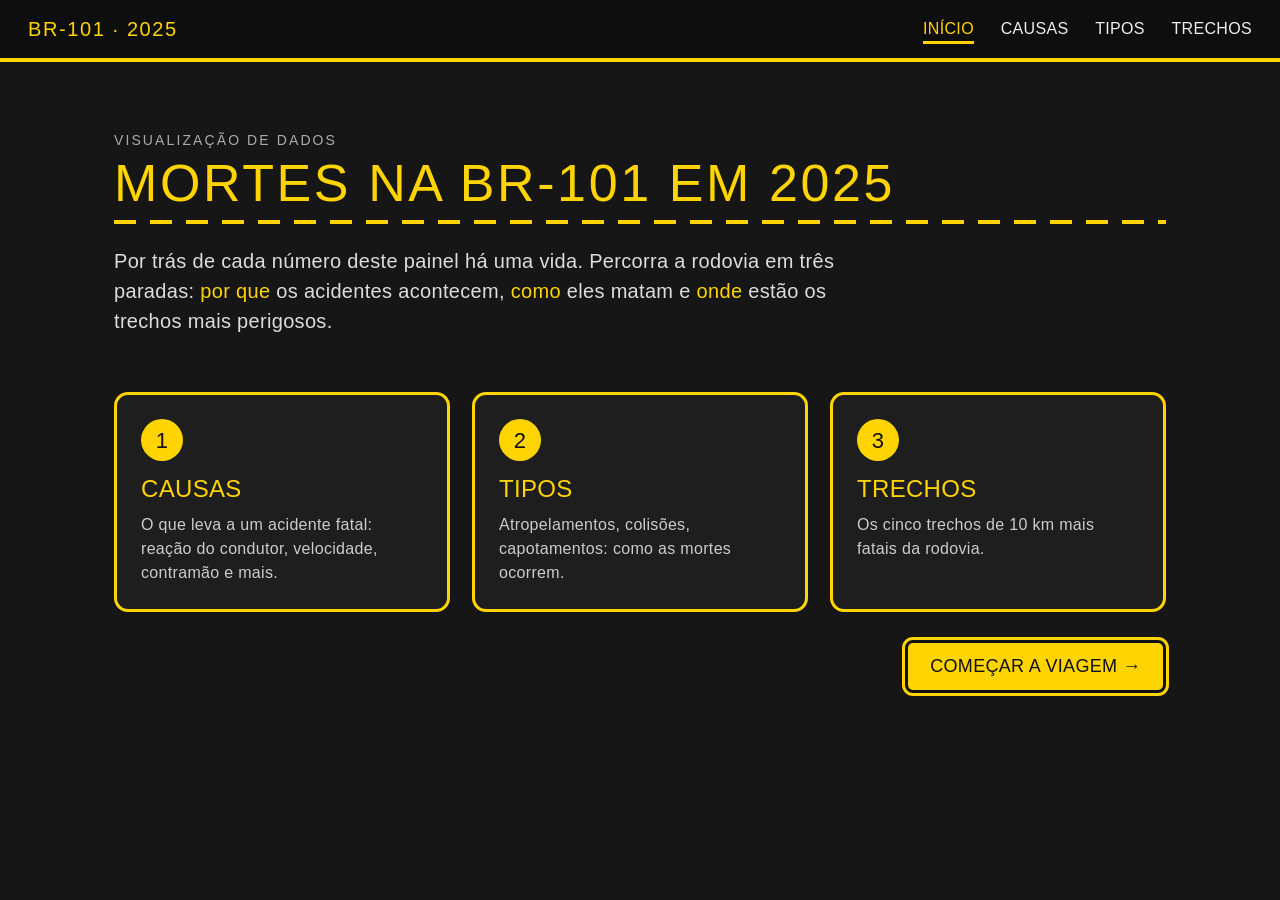
<file: index.html>
<!doctype html>
<html lang="pt-BR">
  <head>
    <meta charset="UTF-8" />
    <meta name="viewport" content="width=device-width, initial-scale=1" />
    <title>BR-101 em 2025 · Mortes no trânsito</title>
    <link href="style.css" rel="stylesheet" />
  </head>
  <body>
    <header class="topo">
      <a class="marca" href="index.html">BR-101 · 2025</a>
      <nav>
        <a href="index.html" class="ativo">Início</a>
        <a href="./Mortos por causa de acidente na BR-101 em 2025/causas.html">Causas</a>
        <a href="./Mortos por tipo de acidente na BR-101 em 2025/tipos.html">Tipos</a>
        <a href="./5 Trechos mais Fatais na BR-101 em 2025/trechos.html">Trechos</a>
      </nav>
    </header>
    <main class="pagina">
      <section class="hero">
        <div class="etapa">Visualização de dados</div>
        <h1>Mortes na BR-101 em 2025</h1>
        <div class="faixa"></div>
        <p class="historia">
          Por trás de cada número deste painel há uma vida. Percorra a rodovia
          em três paradas: <strong>por que</strong> os acidentes acontecem,
          <strong>como</strong> eles matam e <strong>onde</strong> estão os
          trechos mais perigosos.
        </p>
      </section>
      <div class="cards">
        <a class="card" href="./Mortos por causa de acidente na BR-101 em 2025/causas.html"
          ><span class="num">1</span>
          <h2>Causas</h2>
          <p>
            O que leva a um acidente fatal: reação do condutor, velocidade,
            contramão e mais.
          </p></a
        >
        <a class="card" href="./Mortos por tipo de acidente na BR-101 em 2025/tipos.html"
          ><span class="num">2</span>
          <h2>Tipos</h2>
          <p>
            Atropelamentos, colisões, capotamentos: como as mortes ocorrem.
          </p></a
        >
        <a class="card" href="./5 Trechos mais Fatais na BR-101 em 2025/trechos.html"
          ><span class="num">3</span>
          <h2>Trechos</h2>
          <p>Os cinco trechos de 10 km mais fatais da rodovia.</p></a
        >
      </div>
      <div class="passos">
        <span></span><a class="btn" href="./Mortos por causa de acidente na BR-101 em 2025/causas.html">Começar a viagem →</a>
      </div>
    </main>
  </body>
</html>
</file>
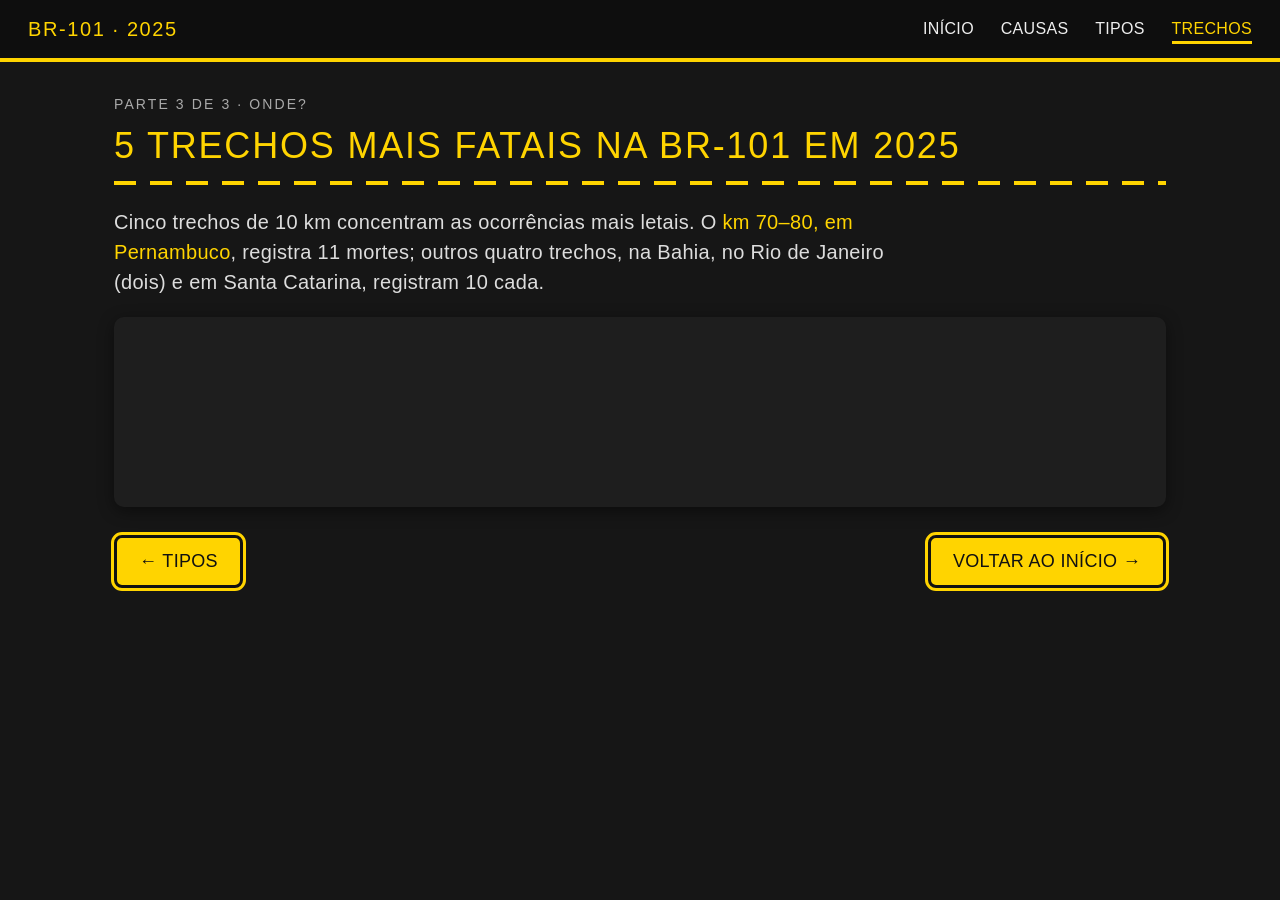
<file: 5 Trechos mais Fatais na BR-101 em 2025/trechos.html>
<!doctype html>
<html lang="pt-BR">
  <head>
    <meta charset="UTF-8" />
    <meta name="viewport" content="width=device-width, initial-scale=1" />
    <title>5 trechos mais fatais na BR-101 em 2025 · BR-101 em 2025</title>
    <link href="../style.css" rel="stylesheet" />
    <script src="https://d3js.org/d3.v4.js"></script>
  </head>
  <body>
    <header class="topo">
      <a class="marca" href="../index.html">BR-101 · 2025</a>
      <nav>
        <a href="../index.html">Início</a>
        <a href="../Mortos por causa de acidente na BR-101 em 2025/causas.html">Causas</a>
        <a href="../Mortos por tipo de acidente na BR-101 em 2025/tipos.html">Tipos</a>
        <a href="../5 Trechos mais Fatais na BR-101 em 2025/trechos.html" class="ativo">Trechos</a>
      </nav>
    </header>
    <main class="pagina">
      <div class="etapa">Parte 3 de 3 · Onde?</div>
      <h1>5 trechos mais fatais na BR-101 em 2025</h1>
      <div class="faixa"></div>
      <p class="historia">
        Cinco trechos de 10 km concentram as ocorrências mais letais. O
        <strong>km 70–80, em Pernambuco</strong>, registra 11 mortes; outros
        quatro trechos, na Bahia, no Rio de Janeiro (dois) e em Santa Catarina,
        registram 10 cada.
      </p>
      <div class="grafico"><svg id="my_dataviz"></svg></div>
      <div class="passos">
        <a class="btn" href="../Mortos por tipo de acidente na BR-101 em 2025/tipos.html">← Tipos</a>
        <a class="btn" href="../index.html">Voltar ao início →</a>
      </div>
    </main>
    <script src="trechos.js"></script>
  </body>
</html>
</file>
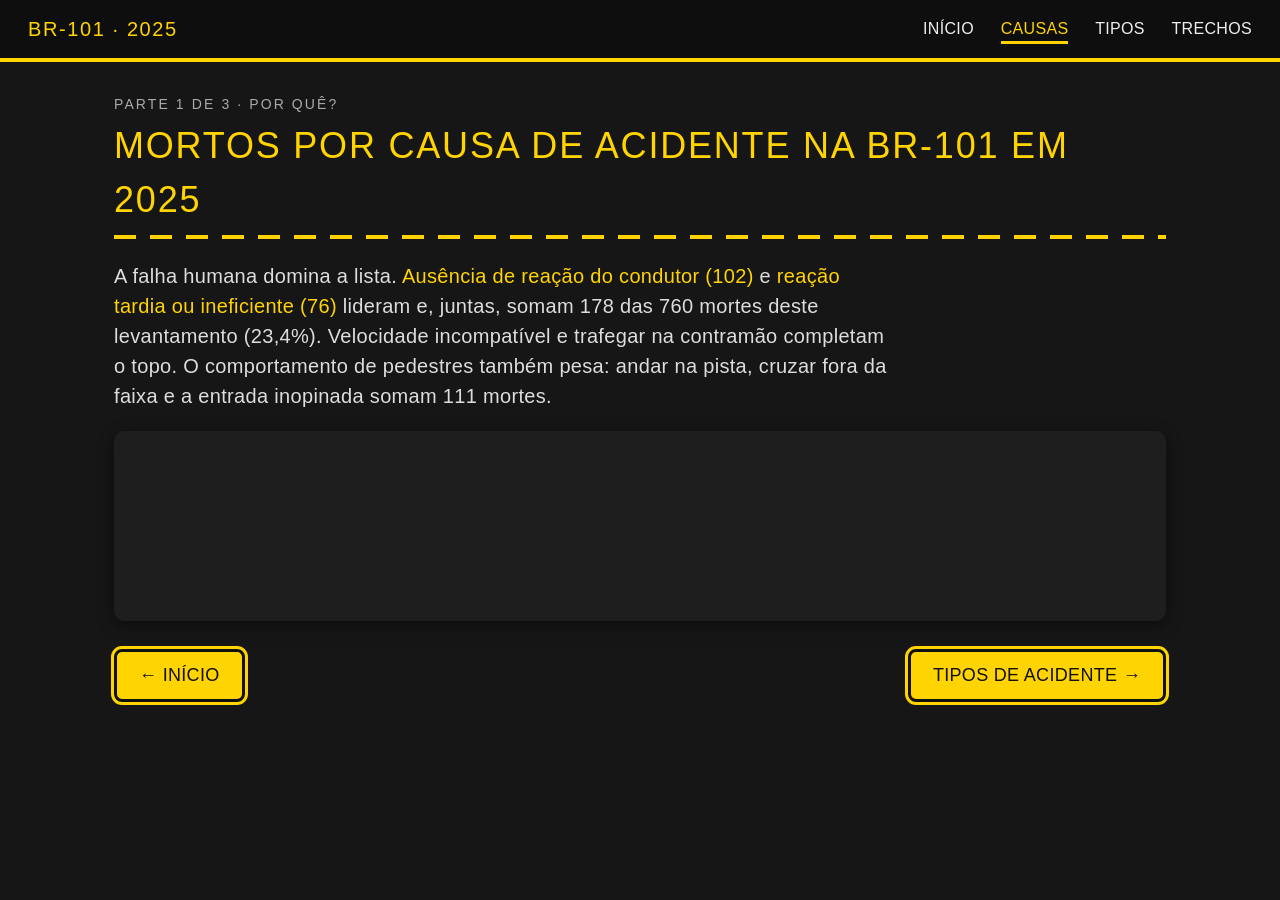
<file: Mortos por causa de acidente na BR-101 em 2025/causas.html>
<!doctype html>
<html lang="pt-BR">
  <head>
    <meta charset="UTF-8" />
    <meta name="viewport" content="width=device-width, initial-scale=1" />
    <title>
      Mortos por causa de acidente na BR-101 em 2025 · BR-101 em 2025
    </title>
    <link href="../style.css" rel="stylesheet" />
    <script src="https://d3js.org/d3.v4.js"></script>
  </head>
  <body>
    <header class="topo">
      <a class="marca" href="../index.html">BR-101 · 2025</a>
      <nav>
        <a href="../index.html">Início</a>
        <a href="../Mortos por causa de acidente na BR-101 em 2025/causas.html" class="ativo">Causas</a>
        <a href="../Mortos por tipo de acidente na BR-101 em 2025/tipos.html">Tipos</a>
        <a href="../5 Trechos mais Fatais na BR-101 em 2025/trechos.html">Trechos</a>
      </nav>
    </header>
    <main class="pagina">
      <div class="etapa">Parte 1 de 3 · Por quê?</div>
      <h1>Mortos por causa de acidente na BR-101 em 2025</h1>
      <div class="faixa"></div>
      <p class="historia">
        A falha humana domina a lista.
        <strong>Ausência de reação do condutor (102)</strong> e
        <strong>reação tardia ou ineficiente (76)</strong> lideram e, juntas,
        somam 178 das 760 mortes deste levantamento (23,4%). Velocidade
        incompatível e trafegar na contramão completam o topo. O comportamento
        de pedestres também pesa: andar na pista, cruzar fora da faixa e a
        entrada inopinada somam 111 mortes.
      </p>
      <div class="grafico"><svg id="my_dataviz"></svg></div>
      <div class="passos">
        <a class="btn" href="../index.html">← Início</a>
        <a class="btn" href="../Mortos por tipo de acidente na BR-101 em 2025/tipos.html">Tipos de acidente →</a>
      </div>
    </main>
    <script src="causas.js"></script>
  </body>
</html>
</file>
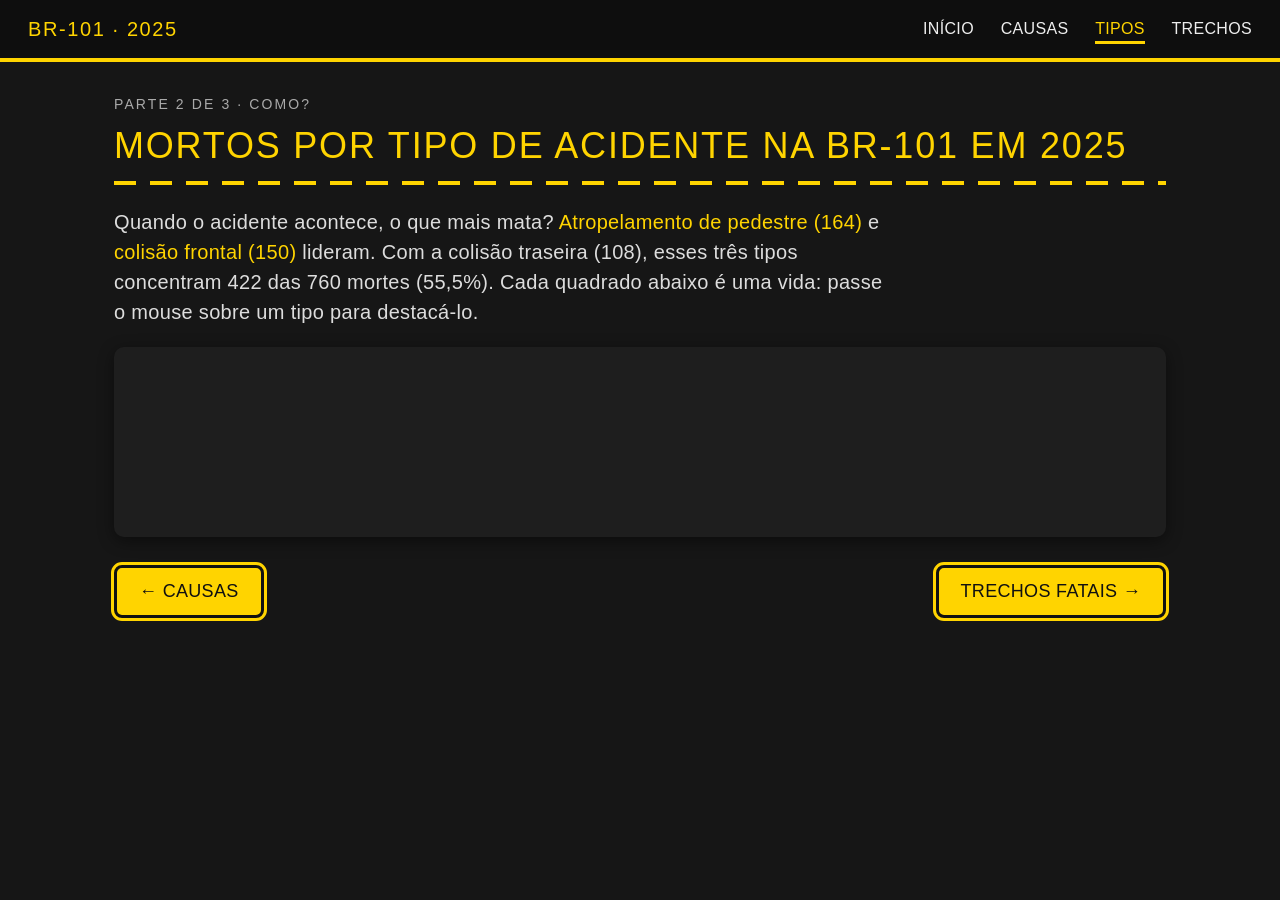
<file: Mortos por tipo de acidente na BR-101 em 2025/tipos.html>
<!doctype html>
<html lang="pt-BR">
  <head>
    <meta charset="UTF-8" />
    <meta name="viewport" content="width=device-width, initial-scale=1" />
    <title>
      Mortos por tipo de acidente na BR-101 em 2025 · BR-101 em 2025
    </title>
    <link href="../style.css" rel="stylesheet" />
    <script src="https://d3js.org/d3.v4.js"></script>
  </head>
  <body>
    <header class="topo">
      <a class="marca" href="../index.html">BR-101 · 2025</a>
      <nav>
        <a href="../index.html">Início</a>
        <a href="../Mortos por causa de acidente na BR-101 em 2025/causas.html">Causas</a>
        <a href="../Mortos por tipo de acidente na BR-101 em 2025/tipos.html" class="ativo">Tipos</a>
        <a href="../5 Trechos mais Fatais na BR-101 em 2025/trechos.html">Trechos</a>
      </nav>
    </header>
    <main class="pagina">
      <div class="etapa">Parte 2 de 3 · Como?</div>
      <h1>Mortos por tipo de acidente na BR-101 em 2025</h1>
      <div class="faixa"></div>
      <p class="historia">
        Quando o acidente acontece, o que mais mata?
        <strong>Atropelamento de pedestre (164)</strong> e
        <strong>colisão frontal (150)</strong> lideram. Com a colisão traseira
        (108), esses três tipos concentram 422 das 760 mortes (55,5%). Cada
        quadrado abaixo é uma vida: passe o mouse sobre um tipo para destacá-lo.
      </p>
      <div class="grafico"><svg id="my_dataviz"></svg></div>
      <div class="passos">
        <a class="btn" href="../Mortos por causa de acidente na BR-101 em 2025/causas.html">← Causas</a>
        <a class="btn" href="../5 Trechos mais Fatais na BR-101 em 2025/trechos.html">Trechos fatais →</a>
      </div>
    </main>
    <script src="tipos.js"></script>
  </body>
</html>
</file>
<file: style.css>
:root {
  --asfalto: #161616;
  --painel: #1e1e1e;
  --amarelo: #ffd400;
  --texto: #eee;
  --suave: #aaa;
}

* {
  box-sizing: border-box;
}

body {
  margin: 0;
  background: var(--asfalto);
  color: var(--texto);
  font-family: "Highway Gothic", "Arial Narrow", Arial, sans-serif;
  letter-spacing: 0.02em;
  line-height: 1.5;
}

.topo {
  display: flex;
  justify-content: space-between;
  align-items: center;
  flex-wrap: wrap;
  gap: 8px;
  padding: 14px 28px;
  background: #0e0e0e;
  border-bottom: 4px solid var(--amarelo);
}

.marca {
  color: var(--amarelo);
  text-decoration: none;
  font-size: 20px;
  text-transform: uppercase;
  letter-spacing: 0.08em;
}

.topo nav a {
  color: var(--texto);
  text-decoration: none;
  margin-left: 22px;
  font-size: 16px;
  text-transform: uppercase;
  padding-bottom: 4px;
  border-bottom: 3px solid transparent;
}
.topo nav a:hover,
.topo nav a.ativo {
  color: var(--amarelo);
  border-color: var(--amarelo);
}

.pagina {
  max-width: 1100px;
  margin: 0 auto;
  padding: 32px 24px 48px;
}

h1 {
  color: var(--amarelo);
  font-size: 36px;
  font-weight: normal;
  text-transform: uppercase;
  letter-spacing: 0.05em;
  margin: 4px 0 8px;
}

.etapa {
  color: var(--suave);
  text-transform: uppercase;
  letter-spacing: 0.15em;
  font-size: 14px;
}

.historia {
  font-size: 20px;
  max-width: 780px;
  color: #ddd;
  margin: 10px 0 20px;
}
.historia strong {
  color: var(--amarelo);
  font-weight: normal;
}

.faixa {
  height: 4px;
  margin: 6px 0 22px;
  background: repeating-linear-gradient(
    90deg,
    var(--amarelo) 0 22px,
    transparent 22px 36px
  );
}

.grafico {
  background: var(--painel);
  border-radius: 10px;
  padding: 20px;
  box-shadow: 0 4px 16px rgba(0, 0, 0, 0.45);
}

svg {
  width: 100%;
  height: auto;
  display: block;
}

.passos {
  display: flex;
  justify-content: space-between;
  margin-top: 28px;
  gap: 12px;
}

.btn {
  display: inline-block;
  background: var(--amarelo);
  color: #111;
  text-decoration: none;
  text-transform: uppercase;
  font-size: 18px;
  padding: 10px 22px;
  border: 3px solid #111;
  outline: 3px solid var(--amarelo);
  border-radius: 8px;
}
.btn:hover {
  filter: brightness(1.12);
}

/* home */
.hero {
  padding: 36px 0 8px;
}
.hero h1 {
  font-size: 52px;
  line-height: 1.1;
}

.cards {
  display: grid;
  grid-template-columns: repeat(auto-fit, minmax(260px, 1fr));
  gap: 22px;
  margin: 28px 0;
}

.card {
  background: var(--painel);
  border: 3px solid var(--amarelo);
  border-radius: 14px;
  padding: 24px;
  text-decoration: none;
  color: inherit;
  transition: transform 0.15s;
}
.card:hover {
  transform: translateY(-5px);
}
.card .num {
  display: inline-flex;
  width: 42px;
  height: 42px;
  border-radius: 50%;
  background: var(--amarelo);
  color: #111;
  align-items: center;
  justify-content: center;
  font-size: 22px;
  margin-bottom: 10px;
}
.card h2 {
  margin: 0 0 6px;
  color: var(--amarelo);
  font-weight: normal;
  text-transform: uppercase;
  font-size: 24px;
}
.card p {
  margin: 0;
  color: #ccc;
}

/* gráfico 1 — causas */
.causa {
  font-size: 12px;
  fill: #cfcfcf;
}

.valor {
  font-size: 16px;
  font-weight: bold;
  fill: #fff;
}

.estrada:hover {
  opacity: 0.85;
  cursor: pointer;
}
/* gráfico 2 — tipos */
.celula {
  transition: opacity 0.15s;
}

.legenda-item {
  cursor: pointer;
}

.legenda-nome {
  fill: #eee;
  font-size: 12px;
}

.legenda-valor {
  fill: var(--amarelo);
  font-size: 12px;
  font-weight: bold;
}

.nota {
  fill: #aaa;
  font-size: 11px;
}

.total-num {
  fill: #fff;
  font-size: 34px;
  font-weight: bold;
}

.total-txt {
  fill: #ccc;
  font-size: 12px;
}

/* gráfico 3 — trechos */
.rotulo {
  fill: #eee;
  font-size: 14px;
  text-anchor: end;
}
.grade line {
  stroke: #333;
}
.grade text {
  fill: #999;
  font-size: 12px;
  text-anchor: middle;
}
.pino-num {
  fill: #fff;
  font-size: 15px;
  font-weight: bold;
  text-anchor: middle;
}
</file>
